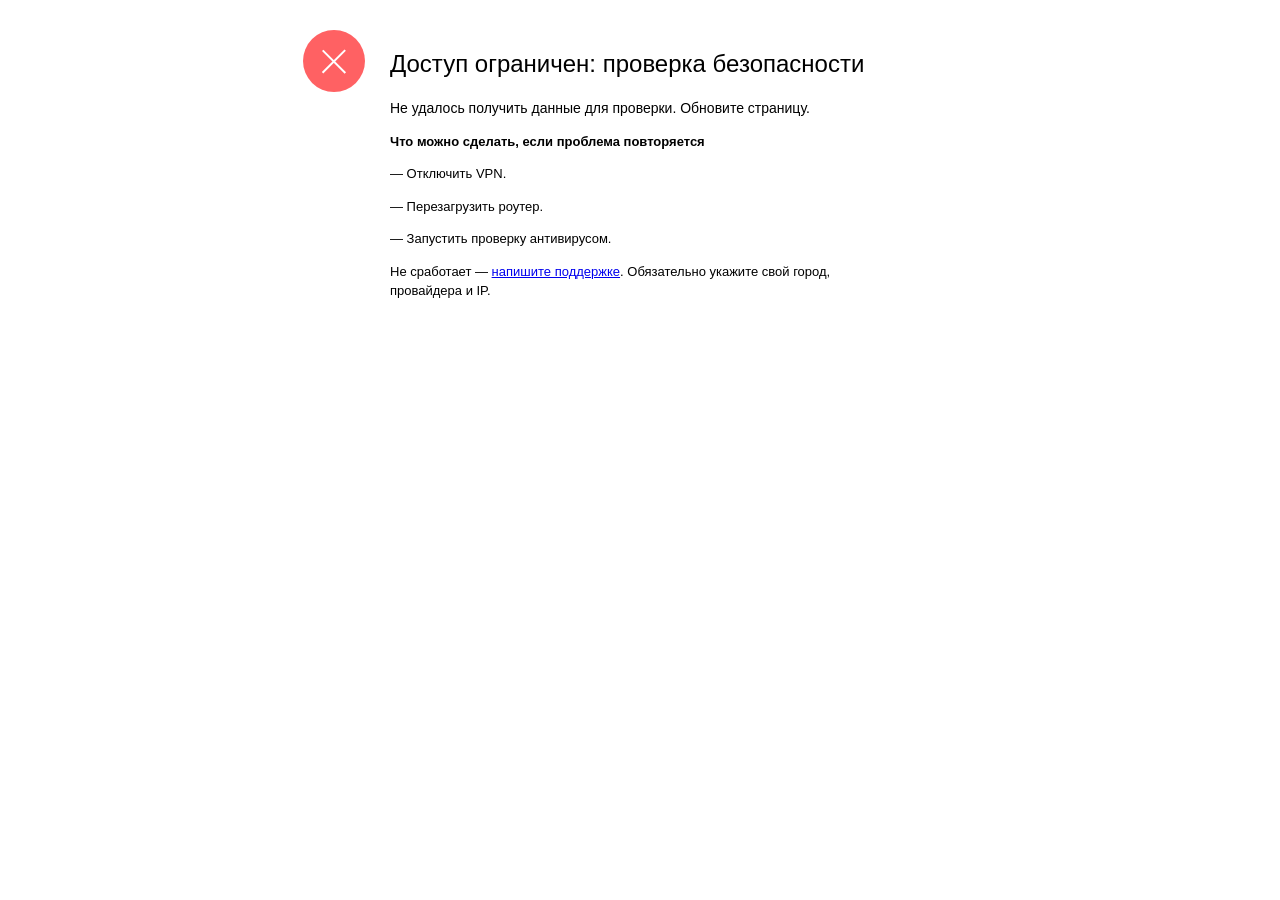
<file: Avito-Parser3/skybase/temp_item.html>
<!DOCTYPE html>
<html lang="ru">
<head>
    <meta charset="UTF-8" />
    <meta http-equiv="X-UA-Compatible" content="IE=edge" />
    <meta name="viewport" content="width=device-width, initial-scale=1.0" />
    <title>Доступ ограничен: проверка безопасности</title>
    <style>
        body {
            margin: 0;
            background-color: #fff;
            color: #000;
            font: 13px/1.5 Arial, 'Helvetica Neue', Helvetica, sans-serif;
            margin-left: 20px;
            margin-right: 20px;
            display: flex;
        }

        .firewall-container {
            margin: 30px auto;
            width: 500px;
            position: relative;
        }

        .firewall-icon {
            position: absolute;
            left: -87px;
            top: 0;
        }

        .firewall-title {
            font-size: 24px;
            font-weight: 400;
            line-height: 28px;
        }

        .firewall-status {
            font-size: 14px;
            margin-top: 16px;
        }

        .firewall-spinner {
            display: inline-block;
            width: 20px;
            height: 20px;
            border: 2px solid #d6d6d6;
            border-top-color: #000;
            border-radius: 50%;
            animation: spin 0.8s linear infinite;
            vertical-align: middle;
            margin-right: 8px;
        }

        .firewall-error {
            color: #ff6163;
            font-size: 13px;
            margin-top: 8px;
            display: none;
        }

        .firewall-container .firewall-p-bold {
            font-weight: 700;
        }

        @keyframes spin {
            to { transform: rotate(360deg); }
        }

        @media (max-width: 700px) {
            .firewall-icon {
                position: static;
                padding-left: 40%;
            }
        }
    </style>
</head>

<body>
<div class="firewall-container">
    <div class="firewall-icon">
        <svg xmlns="http://www.w3.org/2000/svg" width="62" height="62">
            <g fill="none" fill-rule="evenodd">
                <circle cx="31" cy="31" r="31" fill="#FF6163" />
                <g stroke="#FFF" stroke-width="2">
                    <path d="M19.71 20.417l22.627 22.627M42.188 20.118L19.56 42.746" />
                </g>
            </g>
        </svg>
    </div>
    <h2 class="firewall-title">Доступ ограничен: проверка безопасности</h2>
    <div class="firewall-status" id="pow-status">
        <span class="firewall-spinner" id="pow-spinner"></span>
        <span id="pow-status-text">Выполняется проверка, подождите...</span>
    </div>
    <div class="firewall-error" id="pow-error"></div>
    <p class="text firewall-p-bold">Что можно сделать, если проблема повторяется</p>
    <p class="text">&mdash; Отключить VPN.</p>
    <p class="text">&mdash; Перезагрузить роутер.</p>
    <p class="text">&mdash; Запустить проверку антивирусом.</p>
    <p class="text">Не сработает — <a href="https://support.avito.ru/request/720?eventData[contextId]=117">напишите поддержке</a>. Обязательно укажите свой город, провайдера и&nbsp;IP.</p>
</div>

<script>
    function getCookie(name) {
        var match = document.cookie.match(new RegExp('(?:^|; )' + name + '=([^;]*)'));
        return match ? decodeURIComponent(match[1]) : null;
    }

    function b64DecodeUnicode(str) {
        str = str.replace(/-/g, '+').replace(/_/g, '/');
        while (str.length % 4) str += '=';
        return decodeURIComponent(atob(str).split('').map(function(c) {
            return '%' + ('00' + c.charCodeAt(0).toString(16)).slice(-2);
        }).join(''));
    }

    function parseJwtPayload(jwt) {
        var parts = jwt.split('.');
        if (parts.length < 2) throw new Error('invalid jwt');
        return JSON.parse(b64DecodeUnicode(parts[1]));
    }

    async function sha256hex(str) {
        var buf = new TextEncoder().encode(str);
        var hash = await crypto.subtle.digest('SHA-256', buf);
        var arr = new Uint8Array(hash);
        var hex = '';
        for (var i = 0; i < arr.length; i++) {
            hex += ('0' + arr[i].toString(16)).slice(-2);
        }
        return hex;
    }

    async function solvePow(id, complexity) {
        var prefix = '';
        for (var i = 0; i < complexity; i++) prefix += '0';
        var nonce = 0;
        while (true) {
            var hex = await sha256hex(id + ':' + nonce);
            if (hex.substring(0, complexity) === prefix) {
                return nonce;
            }
            nonce++;
            if (nonce % 10000 === 0) {
                await new Promise(function(r) { setTimeout(r, 0); });
            }
        }
    }

    var MAX_RETRIES = 3;

    function showFinalError(msg) {
        document.getElementById('pow-spinner').style.display = 'none';
        document.getElementById('pow-status-text').textContent = msg;
    }

    function showStatus(msg) {
        document.getElementById('pow-spinner').style.display = 'inline-block';
        document.getElementById('pow-status-text').textContent = msg;
        document.getElementById('pow-error').style.display = 'none';
    }

    async function startPow(attempt) {
        attempt = attempt || 1;
        try {
            showStatus('Получение задания...');

            var challenge = getCookie('pow_challenge');
            if (!challenge) {
                showFinalError('Не удалось получить данные для проверки. Обновите страницу.');
                return;
            }

            var getResp = await fetch('/web/3/firewallPow/get', {
                method: 'POST',
                headers: { 'Content-Type': 'application/json' },
                body: JSON.stringify({ challenge: challenge }),
                signal: AbortSignal.timeout(5000),
            });
            var getData = await getResp.json();

            if (!getData || !getData.success || !getData.success.result || !getData.success.result.challenge_jwt) {
                throw new Error('no challenge_jwt');
            }

            var challengeJwt = getData.success.result.challenge_jwt;
            var payload = parseJwtPayload(challengeJwt);
            var id = payload.id;
            var complexity = payload.compl;

            showStatus('Выполняется проверка, подождите...');

            var nonce = await solvePow(id, complexity);

            showStatus('Отправка результата...');

            var verifyResp = await fetch('/web/3/firewallPow/verify', {
                method: 'POST',
                headers: { 'Content-Type': 'application/json' },
                body: JSON.stringify({ challenge: challengeJwt, nonce: nonce }),
                signal: AbortSignal.timeout(5000),
            });
            var verifyData = await verifyResp.json();

            if (verifyData && verifyData.success && verifyData.success.result && verifyData.success.result.verified) {
                document.cookie = 'pow_solved=1; Path=/; Max-Age=10; SameSite=Lax';
                showStatus('Проверка пройдена, перенаправление...');
                setTimeout(function() { window.location = location.href; }, 300);
                return;
            } else {
                throw new Error('not verified');
            }
        } catch (err) {
            console.error(err);
            if (attempt < MAX_RETRIES) {
                setTimeout(function() { startPow(attempt + 1); }, 1000);
            } else {
                showFinalError('Не удалось пройти проверку. Обновите страницу.');
            }
        }
    }

    document.addEventListener('DOMContentLoaded', function() {
        if (getCookie('pow_solved')) {
            showStatus('Проверка пройдена, перенаправление...');
            setTimeout(function() { window.location = location.href; }, 3000);
            return;
        }
        startPow(1);
    });
</script>
</body>
</html>
</file>
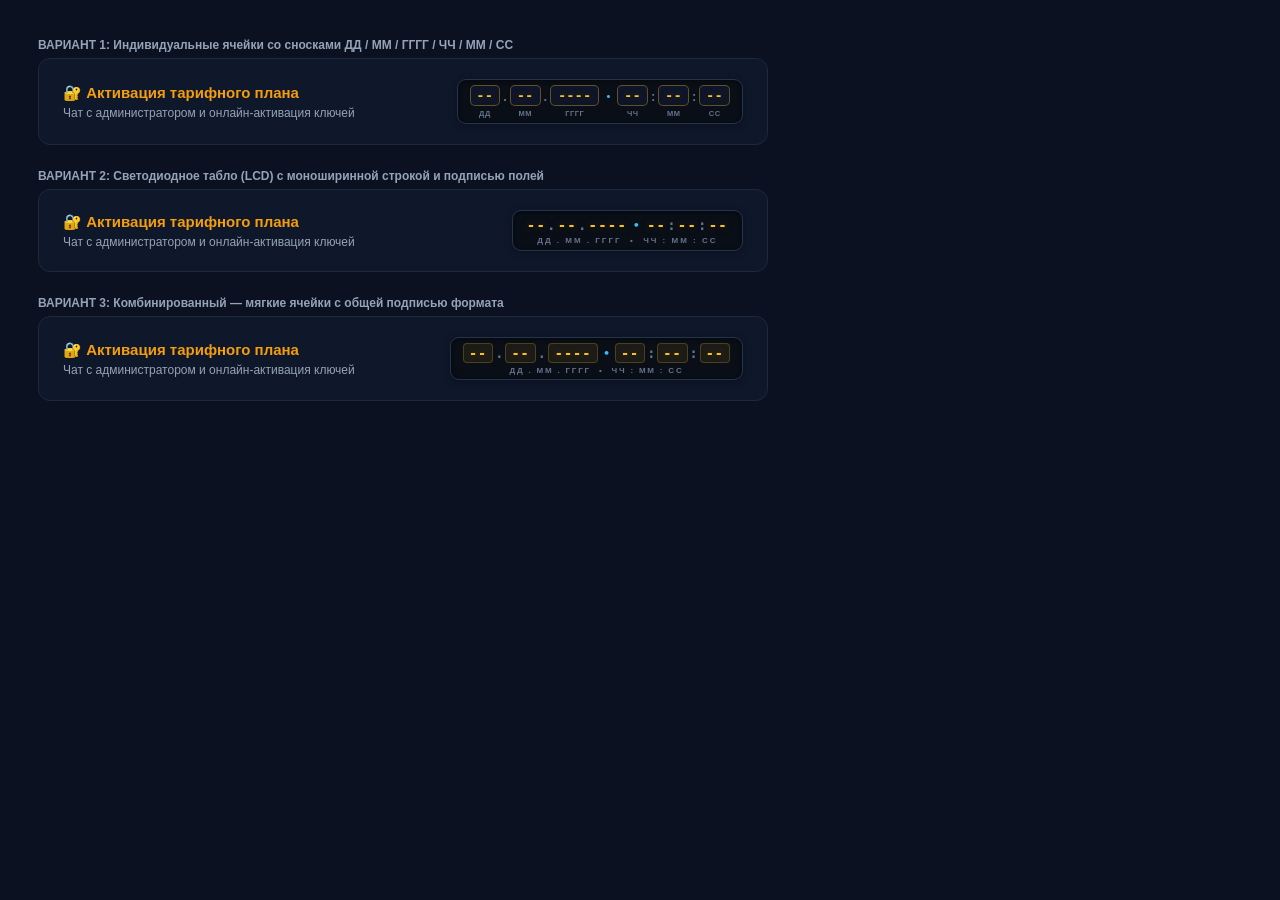
<file: Avito-Parser3/skybase/scratch/compare_badges.html>
<!DOCTYPE html>
<html lang="ru">
<head>
<meta charset="utf-8">
<style>
  body {
    background: #0b1120;
    color: #f1f5f9;
    font-family: -apple-system, BlinkMacSystemFont, 'Segoe UI', Roboto, sans-serif;
    padding: 30px;
    display: flex;
    flex-direction: column;
    gap: 24px;
  }
  .card {
    background: #0f172a;
    border: 1px solid #1e293b;
    border-radius: 12px;
    padding: 20px 24px;
    display: flex;
    justify-content: space-between;
    align-items: center;
    max-width: 680px;
  }
  .title {
    font-size: 15px;
    font-weight: 700;
    color: #f59e0b;
    margin-bottom: 4px;
  }
  .subtitle {
    font-size: 12px;
    color: #94a3b8;
  }
  
  /* Variant A: Slot-Cells */
  .badge-slots {
    display: inline-flex;
    align-items: center;
    gap: 3px;
    background: #090e17;
    border: 1.5px solid #23354d;
    padding: 5px 12px;
    border-radius: 9px;
    box-shadow: inset 0 1px 4px rgba(0,0,0,0.5), 0 2px 8px rgba(0,0,0,0.3);
  }
  .slot-col {
    display: flex;
    flex-direction: column;
    align-items: center;
  }
  .slot-box {
    font-family: ui-monospace, SFMono-Regular, Menlo, Monaco, Consolas, monospace;
    font-size: 13px;
    font-weight: 800;
    color: #fbbf24;
    background: rgba(15, 23, 42, 0.95);
    border: 1px solid rgba(251, 191, 36, 0.35);
    border-radius: 5px;
    padding: 2px 6px;
    letter-spacing: 0.5px;
    text-shadow: 0 0 8px rgba(251,191,36,0.3);
  }
  .slot-box.year {
    padding: 2px 7px;
  }
  .slot-lbl {
    font-size: 7.5px;
    font-weight: 800;
    color: #64748b;
    letter-spacing: 0.5px;
    text-transform: uppercase;
    margin-top: 3px;
  }
  .sep {
    color: #64748b;
    font-weight: 900;
    font-size: 13px;
    margin-bottom: 11px;
  }
  .bullet {
    color: #38bdf8;
    font-size: 11px;
    margin: 0 4px;
    margin-bottom: 11px;
  }

  /* Variant B: Unified Digital LCD Display */
  .badge-lcd {
    display: inline-flex;
    flex-direction: column;
    align-items: center;
    justify-content: center;
    background: #090e17;
    border: 1.5px solid #23354d;
    padding: 6px 14px 5px 14px;
    border-radius: 9px;
    box-shadow: inset 0 1px 4px rgba(0,0,0,0.5), 0 2px 8px rgba(0,0,0,0.3);
  }
  .lcd-digits {
    font-family: ui-monospace, SFMono-Regular, Menlo, Monaco, Consolas, monospace;
    font-size: 14px;
    font-weight: 800;
    color: #fbbf24;
    letter-spacing: 1.2px;
    text-shadow: 0 0 10px rgba(251,191,36,0.35);
    display: flex;
    align-items: center;
  }
  .lcd-digits .d-sep {
    color: #64748b;
    margin: 0 1px;
    font-weight: 900;
    text-shadow: none;
  }
  .lcd-digits .d-bullet {
    color: #38bdf8;
    margin: 0 6px;
    font-size: 11px;
    text-shadow: none;
  }
  .lcd-sub {
    font-size: 8px;
    font-weight: 800;
    color: #64748b;
    letter-spacing: 2px;
    text-transform: uppercase;
    margin-top: 3px;
  }

  /* Variant C: LCD with soft glow segment cells */
  .badge-segment {
    display: inline-flex;
    flex-direction: column;
    align-items: center;
    justify-content: center;
    background: #090e17;
    border: 1.5px solid #23354d;
    padding: 5px 12px 4px 12px;
    border-radius: 9px;
    box-shadow: inset 0 1px 4px rgba(0,0,0,0.5), 0 2px 8px rgba(0,0,0,0.3);
  }
  .seg-row {
    display: flex;
    align-items: center;
    font-family: ui-monospace, Consolas, monospace;
    font-size: 13.5px;
    font-weight: 800;
    color: #fbbf24;
  }
  .seg-cell {
    background: rgba(251, 191, 36, 0.08);
    border: 1px solid rgba(251, 191, 36, 0.22);
    border-radius: 4px;
    padding: 1px 5px;
    letter-spacing: 1px;
    text-shadow: 0 0 8px rgba(251,191,36,0.3);
  }
  .seg-cell.y {
    padding: 1px 6px;
  }
  .seg-sep {
    color: #64748b;
    margin: 0 2px;
    font-weight: 900;
  }
  .seg-bullet {
    color: #38bdf8;
    margin: 0 5px;
    font-size: 11px;
  }
  .seg-sub {
    font-size: 8px;
    font-weight: 800;
    color: #64748b;
    letter-spacing: 1.8px;
    text-transform: uppercase;
    margin-top: 3px;
  }
</style>
</head>
<body>

  <!-- Card 1 -->
  <div>
    <div style="font-size:12px;font-weight:700;color:#94a3b8;margin-bottom:6px;">ВАРИАНТ 1: Индивидуальные ячейки со сносками ДД / ММ / ГГГГ / ЧЧ / ММ / СС</div>
    <div class="card">
      <div>
        <div class="title">🔐 Активация тарифного плана</div>
        <div class="subtitle">Чат с администратором и онлайн-активация ключей</div>
      </div>
      <div class="badge-slots" title="Требуется активация ключа (Формат: ДД.ММ.ГГГГ ЧЧ:ММ:СС)">
        <div class="slot-col"><span class="slot-box">--</span><span class="slot-lbl">ДД</span></div>
        <span class="sep">.</span>
        <div class="slot-col"><span class="slot-box">--</span><span class="slot-lbl">ММ</span></div>
        <span class="sep">.</span>
        <div class="slot-col"><span class="slot-box year">----</span><span class="slot-lbl">ГГГГ</span></div>
        <span class="bullet">•</span>
        <div class="slot-col"><span class="slot-box">--</span><span class="slot-lbl">ЧЧ</span></div>
        <span class="sep">:</span>
        <div class="slot-col"><span class="slot-box">--</span><span class="slot-lbl">ММ</span></div>
        <span class="sep">:</span>
        <div class="slot-col"><span class="slot-box">--</span><span class="slot-lbl">СС</span></div>
      </div>
    </div>
  </div>

  <!-- Card 2 -->
  <div>
    <div style="font-size:12px;font-weight:700;color:#94a3b8;margin-bottom:6px;">ВАРИАНТ 2: Светодиодное табло (LCD) с моноширинной строкой и подписью полей</div>
    <div class="card">
      <div>
        <div class="title">🔐 Активация тарифного плана</div>
        <div class="subtitle">Чат с администратором и онлайн-активация ключей</div>
      </div>
      <div class="badge-lcd" title="Требуется активация ключа (Формат: ДД.ММ.ГГГГ ЧЧ:ММ:СС)">
        <div class="lcd-digits">
          --<span class="d-sep">.</span>--<span class="d-sep">.</span>----
          <span class="d-bullet">•</span>
          --<span class="d-sep">:</span>--<span class="d-sep">:</span>--
        </div>
        <div class="lcd-sub">
          ДД . ММ . ГГГГ &nbsp;•&nbsp; ЧЧ : ММ : СС
        </div>
      </div>
    </div>
  </div>

  <!-- Card 3 -->
  <div>
    <div style="font-size:12px;font-weight:700;color:#94a3b8;margin-bottom:6px;">ВАРИАНТ 3: Комбинированный — мягкие ячейки с общей подписью формата</div>
    <div class="card">
      <div>
        <div class="title">🔐 Активация тарифного плана</div>
        <div class="subtitle">Чат с администратором и онлайн-активация ключей</div>
      </div>
      <div class="badge-segment" title="Требуется активация ключа (Формат: ДД.ММ.ГГГГ ЧЧ:ММ:СС)">
        <div class="seg-row">
          <span class="seg-cell">--</span><span class="seg-sep">.</span><span class="seg-cell">--</span><span class="seg-sep">.</span><span class="seg-cell y">----</span>
          <span class="seg-bullet">•</span>
          <span class="seg-cell">--</span><span class="seg-sep">:</span><span class="seg-cell">--</span><span class="seg-sep">:</span><span class="seg-cell">--</span>
        </div>
        <div class="seg-sub">
          ДД . ММ . ГГГГ &nbsp;•&nbsp; ЧЧ : ММ : СС
        </div>
      </div>
    </div>
  </div>

</body>
</html>
</file>
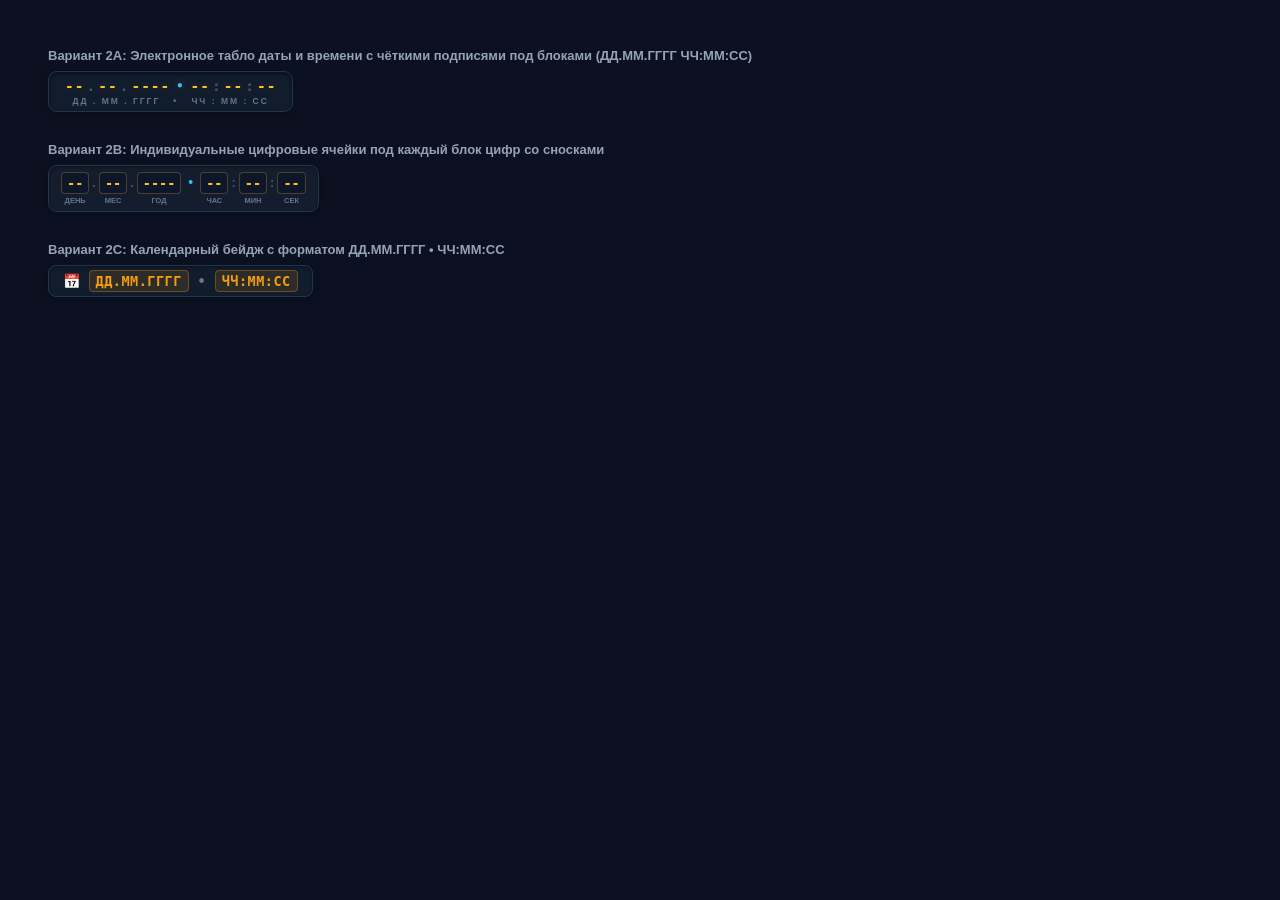
<file: Avito-Parser3/skybase/scratch/options_2.html>
<!DOCTYPE html>
<html>
<head>
<meta charset='utf-8'>
<style>
  body { background: #0b1120; padding: 40px; font-family: -apple-system, BlinkMacSystemFont, 'Segoe UI', Roboto, sans-serif; display: flex; flex-direction: column; gap: 30px; align-items: flex-start; }
  .label { color: #94a3b8; font-size: 13px; font-weight: 600; margin-bottom: 8px; }

  /* Option 2A: Digital Clock display with sub-labels ДД.ММ.ГГГГ ЧЧ:ММ:СС */
  .opt2a {
    display: inline-flex; flex-direction: column; align-items: center; justify-content: center;
    background: #111c2d; border: 1.5px solid #23354d; padding: 6px 16px 5px 16px; border-radius: 9px;
    box-shadow: inset 0 2px 4px rgba(0,0,0,0.5), 0 2px 8px rgba(0,0,0,0.25);
  }
  .opt2a .digits {
    font-family: ui-monospace, SFMono-Regular, Menlo, Monaco, Consolas, monospace;
    font-size: 14.5px; font-weight: 800; letter-spacing: 1px; color: #fbbf24;
    display: flex; align-items: center; text-shadow: 0 0 10px rgba(251,191,36,0.3);
  }
  .opt2a .digits .sep { color: #475569; margin: 0 2px; text-shadow: none; font-weight: bold; }
  .opt2a .digits .dot-sep { color: #38bdf8; margin: 0 6px; font-size: 12px; }
  .opt2a .sub {
    font-size: 8.5px; font-weight: 800; color: #64748b; letter-spacing: 2px; text-transform: uppercase; margin-top: 2px;
  }

  /* Option 2B: Slot Boxes with sub-labels under each box */
  .opt2b {
    display: inline-flex; align-items: center; gap: 3px;
    background: #131d2e; border: 1.5px solid #24354c; padding: 6px 12px; border-radius: 9px;
    box-shadow: inset 0 1px 3px rgba(0,0,0,0.4), 0 2px 6px rgba(0,0,0,0.25);
  }
  .opt2b .col {
    display: flex; flex-direction: column; align-items: center;
  }
  .opt2b .slot {
    font-family: ui-monospace, Consolas, monospace; font-size: 13.5px; font-weight: 800;
    color: #fbbf24; background: rgba(15, 23, 42, 0.9); border: 1px solid rgba(251,191,36,0.25);
    border-radius: 4px; padding: 2px 5px; text-align: center;
  }
  .opt2b .sub {
    font-size: 7.5px; font-weight: 700; color: #64748b; text-transform: uppercase; margin-top: 2px;
  }
  .opt2b .sep {
    color: #475569; font-weight: 800; font-size: 13px; align-self: flex-start; margin-top: 3px;
  }
  .opt2b .middle-dot {
    color: #38bdf8; font-size: 14px; margin: 0 4px; align-self: flex-start; margin-top: 2px;
  }

  /* Option 2C: Format mask direct text: ДД.ММ.ГГГГ ЧЧ:ММ:СС */
  .opt2c {
    display: inline-flex; align-items: center; gap: 8px;
    background: #111c2d; border: 1.5px solid #23354d; padding: 7px 14px; border-radius: 8px;
    font-family: ui-monospace, Consolas, monospace; font-size: 13.5px; font-weight: 800;
    color: #fbbf24; letter-spacing: 0.5px;
    box-shadow: inset 0 1px 3px rgba(0,0,0,0.4), 0 2px 6px rgba(0,0,0,0.25);
  }
  .opt2c .icon { font-size: 14px; }
  .opt2c .dim { color: #64748b; font-weight: 600; }
  .opt2c .mask { color: #f59e0b; background: rgba(245, 158, 11, 0.12); padding: 2px 6px; border-radius: 4px; border: 1px solid rgba(245, 158, 11, 0.3); }

</style>
</head>
<body>
  <div>
    <div class='label'>Вариант 2A: Электронное табло даты и времени с чёткими подписями под блоками (ДД.ММ.ГГГГ  ЧЧ:ММ:СС)</div>
    <div class='opt2a'>
      <div class='digits'>
        --<span class='sep'>.</span>--<span class='sep'>.</span>----
        <span class='dot-sep'>•</span>
        --<span class='sep'>:</span>--<span class='sep'>:</span>--
      </div>
      <div class='sub'>
        ДД . ММ . ГГГГ &nbsp; • &nbsp; ЧЧ : ММ : СС
      </div>
    </div>
  </div>

  <div>
    <div class='label'>Вариант 2B: Индивидуальные цифровые ячейки под каждый блок цифр со сносками</div>
    <div class='opt2b'>
      <div class='col'><span class='slot'>--</span><span class='sub'>день</span></div>
      <span class='sep'>.</span>
      <div class='col'><span class='slot'>--</span><span class='sub'>мес</span></div>
      <span class='sep'>.</span>
      <div class='col'><span class='slot'>----</span><span class='sub'>год</span></div>
      <span class='middle-dot'>•</span>
      <div class='col'><span class='slot'>--</span><span class='sub'>час</span></div>
      <span class='sep'>:</span>
      <div class='col'><span class='slot'>--</span><span class='sub'>мин</span></div>
      <span class='sep'>:</span>
      <div class='col'><span class='slot'>--</span><span class='sub'>сек</span></div>
    </div>
  </div>

  <div>
    <div class='label'>Вариант 2C: Календарный бейдж с форматом ДД.ММ.ГГГГ • ЧЧ:ММ:СС</div>
    <div class='opt2c'>
      <span class='icon'>📅</span>
      <span><span class='mask'>ДД.ММ.ГГГГ</span> <span class='dim'>•</span> <span class='mask'>ЧЧ:ММ:СС</span></span>
    </div>
  </div>
</body>
</html>
</file>
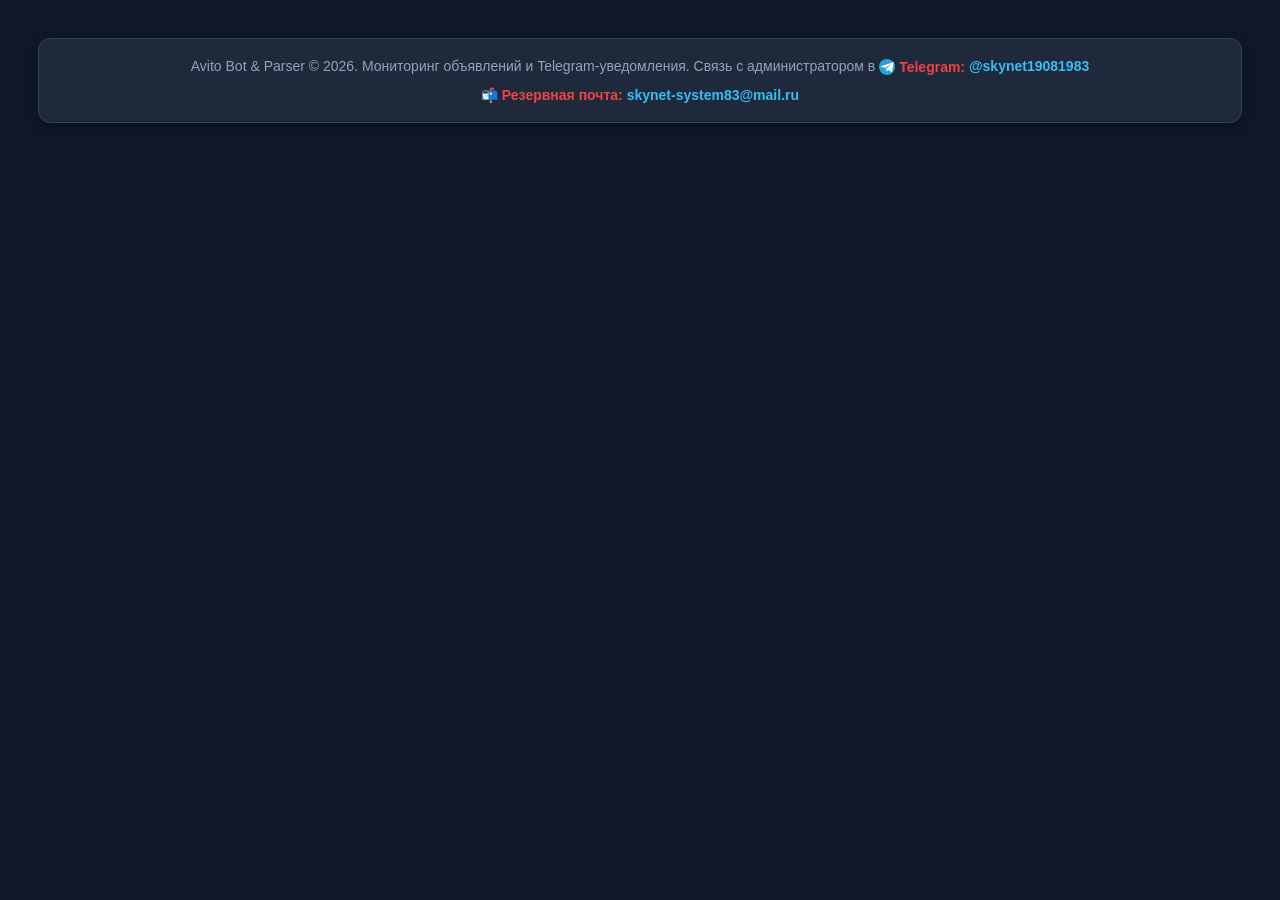
<file: Avito-Parser3/skybase/scratch/preview.html>
<!DOCTYPE html>
<html>
<head>
  <meta charset="utf-8">
  <style>
    body {
      background: #0f172a;
      color: #94a3b8;
      font-family: -apple-system, BlinkMacSystemFont, 'Segoe UI', Roboto, sans-serif;
      padding: 30px;
      font-size: 14px;
    }
    footer {
      background: #1e293b;
      border: 1px solid #334155;
      border-radius: 12px;
      padding: 16px 20px;
      text-align: center;
      box-shadow: 0 4px 12px rgba(0,0,0,0.3);
    }
    p {
      margin: 0;
      line-height: 1.6;
    }
    a {
      color: #38bdf8;
      text-decoration: none;
      font-weight: 700;
    }
  </style>
</head>
<body>
  <footer>
    <p>Avito Bot &amp; Parser &copy; 2026. Мониторинг объявлений и Telegram-уведомления. Связь с администратором в <span style="white-space:nowrap;display:inline-flex;align-items:center;gap:4px;vertical-align:middle;"><svg width="16" height="16" viewBox="0 0 24 24" fill="none" style="display:inline-block;" xmlns="http://www.w3.org/2000/svg"><circle cx="12" cy="12" r="12" fill="#24A1DE"/><path d="M5.394 12.015l3.962 1.48 1.536 4.704a.434.434 0 00.702.17l2.17-2.128 4.382 3.235c.483.356 1.159.102 1.266-.492L22.18 5.76c.113-.53-.423-.984-.943-.783L3.25 10.959c-.572.23-.554 1.052.067 1.252l2.077-.196zm4.12 1.047l8.28-5.187c.18-.113.37.14.21.284l-6.868 6.208-.28 3.525-1.342-4.83z" fill="#fff"/></svg><span style="color:#ef4444;font-weight:700;">Telegram:</span></span> <a href="https://t.me/skynet19081983" target="_blank" rel="noopener">@skynet19081983</a></p>
    <p style="margin-top:0.35rem;">📬 <span style="color:#ef4444;font-weight:700;">Резервная почта:</span> <a href="mailto:skynet-system83@mail.ru">skynet-system83@mail.ru</a></p>
  </footer>
</body>
</html>
</file>
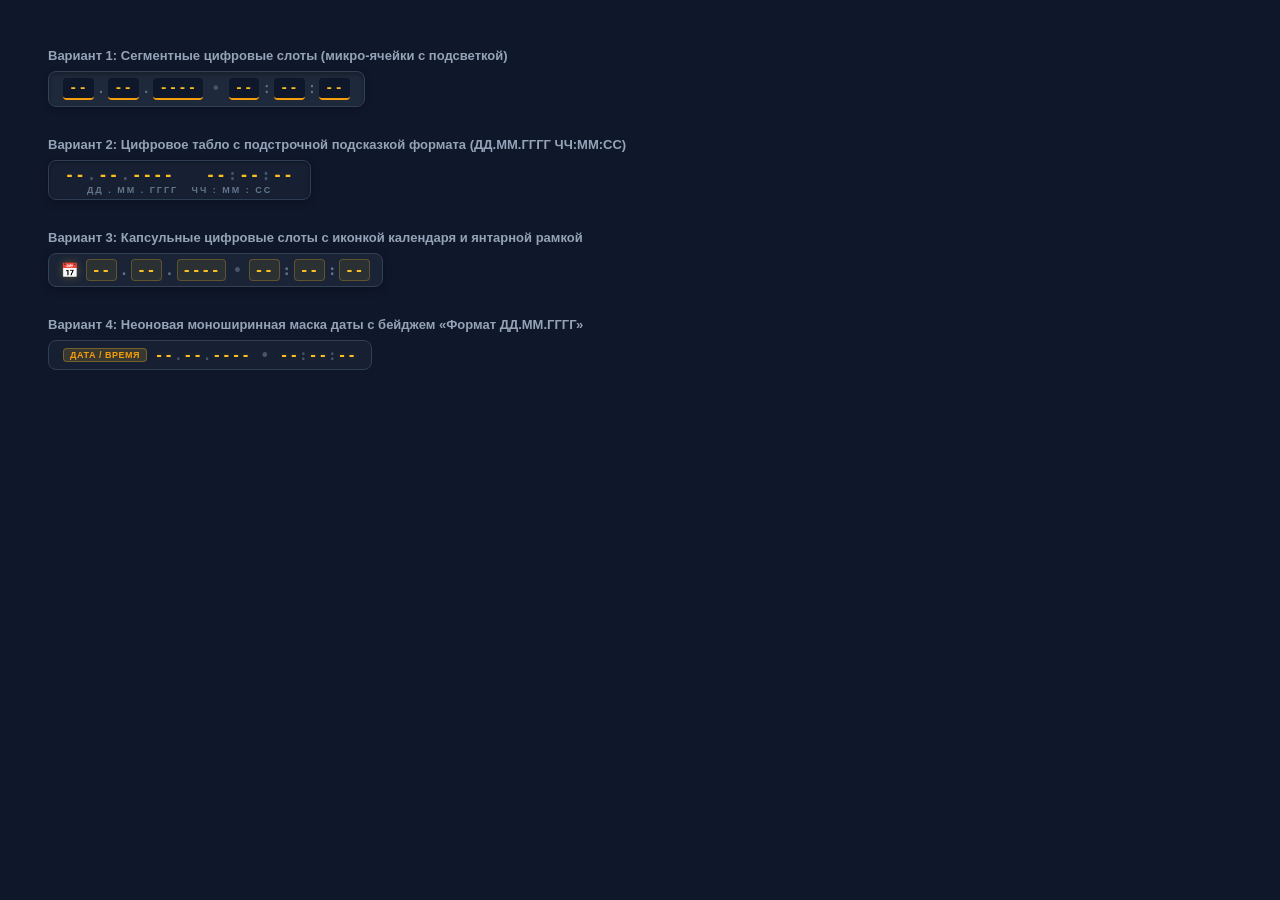
<file: Avito-Parser3/skybase/scratch/preview_dashes.html>
<!DOCTYPE html>
<html>
<head>
<meta charset='utf-8'>
<style>
  body { background: #0f172a; padding: 40px; font-family: -apple-system, BlinkMacSystemFont, 'Segoe UI', Roboto, sans-serif; display: flex; flex-direction: column; gap: 30px; align-items: flex-start; }
  .label { color: #94a3b8; font-size: 13px; font-weight: 600; margin-bottom: 8px; }
  
  /* Variant 1: Segmented Digit Slots with Underline */
  .v1 {
    display: inline-flex; align-items: center; gap: 2px;
    background: #1e293b; border: 1px solid #334155; padding: 6px 14px; border-radius: 8px;
    box-shadow: inset 0 2px 4px rgba(0,0,0,0.3), 0 2px 6px rgba(0,0,0,0.25);
    font-family: 'Consolas', 'Courier New', monospace; font-size: 14px; font-weight: 700;
  }
  .v1 .slot {
    background: #0f172a; color: #fbbf24; padding: 2px 6px; border-radius: 4px;
    border-bottom: 2px solid #f59e0b; letter-spacing: 1px;
  }
  .v1 .sep { color: #64748b; font-weight: bold; margin: 0 1px; }
  .v1 .time-sep { margin: 0 6px; color: #475569; font-size: 16px; }

  /* Variant 2: Digital Display with format hints underneath */
  .v2 {
    display: inline-flex; flex-direction: column; align-items: center;
    background: #162032; border: 1px solid #2d3e56; padding: 5px 16px 4px 16px; border-radius: 8px;
    box-shadow: inset 0 1px 3px rgba(0,0,0,0.4), 0 2px 8px rgba(0,0,0,0.3);
  }
  .v2 .digits {
    font-family: 'Consolas', monospace; font-size: 15px; font-weight: 800; letter-spacing: 1.5px;
    color: #fbbf24; display: flex; align-items: center;
  }
  .v2 .digits .sep { color: #475569; font-weight: 600; margin: 0 1px; }
  .v2 .hints {
    font-size: 9px; font-weight: 700; color: #64748b; letter-spacing: 2px; text-transform: uppercase; margin-top: 1px;
  }

  /* Variant 3: Sleek Pill with Icon and Micro-boxes */
  .v3 {
    display: inline-flex; align-items: center; gap: 8px;
    background: #1a2436; border: 1px solid #334155; padding: 5px 12px; border-radius: 8px;
    box-shadow: 0 2px 8px rgba(0,0,0,0.3);
  }
  .v3 .icon { font-size: 14px; filter: drop-shadow(0 0 4px rgba(251,191,36,0.3)); }
  .v3 .box {
    display: inline-flex; align-items: center; gap: 3px;
    font-family: 'Consolas', monospace; font-size: 14px; font-weight: 800;
  }
  .v3 .slot {
    color: #fbbf24; background: rgba(251, 191, 36, 0.08); border: 1px solid rgba(251, 191, 36, 0.25);
    padding: 2px 5px; border-radius: 4px; letter-spacing: 1px;
  }
  .v3 .sep { color: #64748b; }

  /* Variant 4: Format Mask DD.MM.YYYY HH:MM:SS with amber glow */
  .v4 {
    display: inline-flex; align-items: center; gap: 8px;
    background: #172033; border: 1px solid #2e3e55; padding: 6px 14px; border-radius: 8px;
  }
  .v4 .mask {
    font-family: 'Consolas', monospace; font-size: 13.5px; font-weight: 800; color: #fbbf24;
    letter-spacing: 1.5px; text-shadow: 0 0 8px rgba(251,191,36,0.25);
  }
  .v4 .mask .sep { color: #475569; text-shadow: none; font-weight: 600; }
  .v4 .tag {
    font-size: 9px; font-weight: 800; background: rgba(251,191,36,0.15); color: #f59e0b;
    border: 1px solid rgba(251,191,36,0.3); padding: 1px 6px; border-radius: 4px; letter-spacing: 0.5px;
  }
</style>
</head>
<body>
  <div>
    <div class='label'>Вариант 1: Сегментные цифровые слоты (микро-ячейки с подсветкой)</div>
    <div class='v1'>
      <span class='slot'>--</span><span class='sep'>.</span>
      <span class='slot'>--</span><span class='sep'>.</span>
      <span class='slot'>----</span>
      <span class='time-sep'>•</span>
      <span class='slot'>--</span><span class='sep'>:</span>
      <span class='slot'>--</span><span class='sep'>:</span>
      <span class='slot'>--</span>
    </div>
  </div>

  <div>
    <div class='label'>Вариант 2: Цифровое табло с подстрочной подсказкой формата (ДД.ММ.ГГГГ ЧЧ:ММ:СС)</div>
    <div class='v2'>
      <div class='digits'>
        --<span class='sep'>.</span>--<span class='sep'>.</span>---- &nbsp; --<span class='sep'>:</span>--<span class='sep'>:</span>--
      </div>
      <div class='hints'>
        ДД . ММ . ГГГГ &nbsp; ЧЧ : ММ : СС
      </div>
    </div>
  </div>

  <div>
    <div class='label'>Вариант 3: Капсульные цифровые слоты с иконкой календаря и янтарной рамкой</div>
    <div class='v3'>
      <span class='icon'>📅</span>
      <div class='box'>
        <span class='slot'>--</span><span class='sep'>.</span><span class='slot'>--</span><span class='sep'>.</span><span class='slot'>----</span>
        <span style='color:#475569; margin: 0 4px;'>•</span>
        <span class='slot'>--</span><span class='sep'>:</span><span class='slot'>--</span><span class='sep'>:</span><span class='slot'>--</span>
      </div>
    </div>
  </div>

  <div>
    <div class='label'>Вариант 4: Неоновая моноширинная маска даты с бейджем «Формат ДД.ММ.ГГГГ»</div>
    <div class='v4'>
      <span class='tag'>ДАТА / ВРЕМЯ</span>
      <div class='mask'>
        --<span class='sep'>.</span>--<span class='sep'>.</span>----<span class='sep'> • </span>--<span class='sep'>:</span>--<span class='sep'>:</span>--
      </div>
    </div>
  </div>
</body>
</html>
</file>
